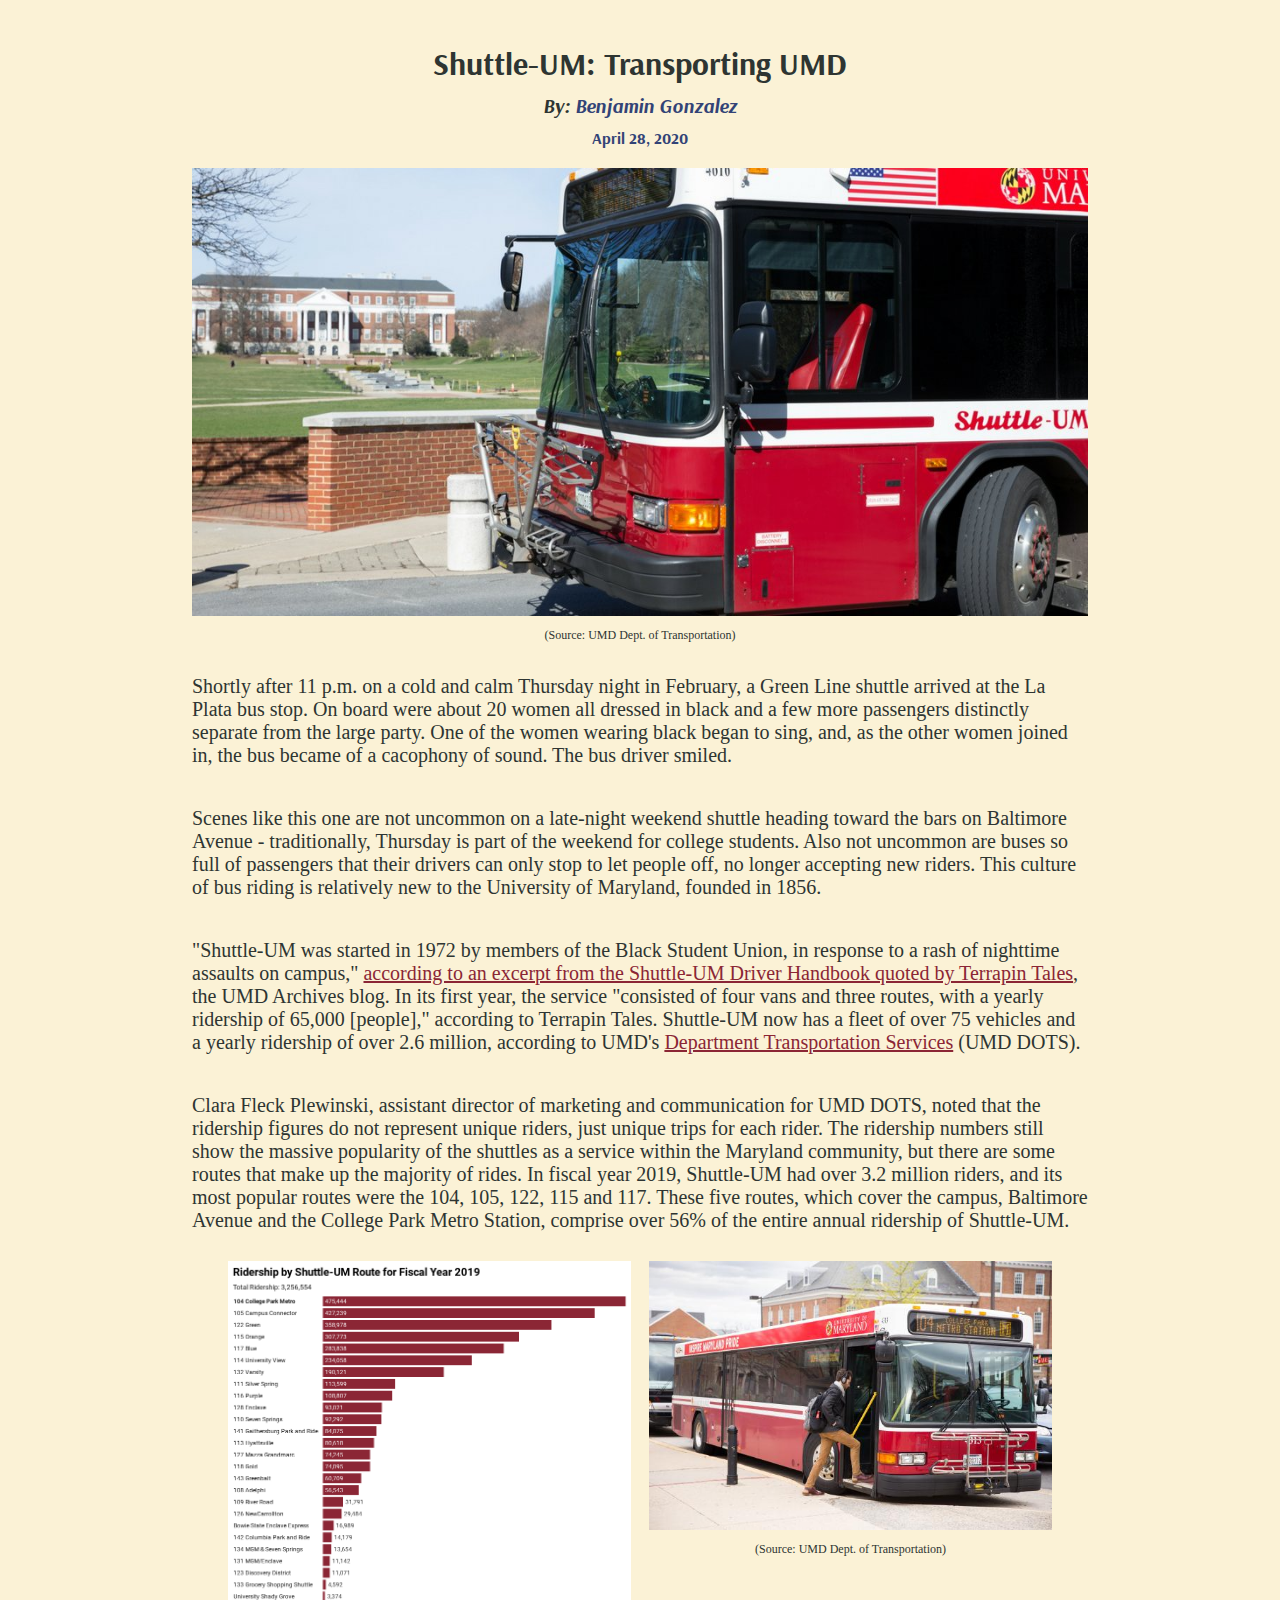
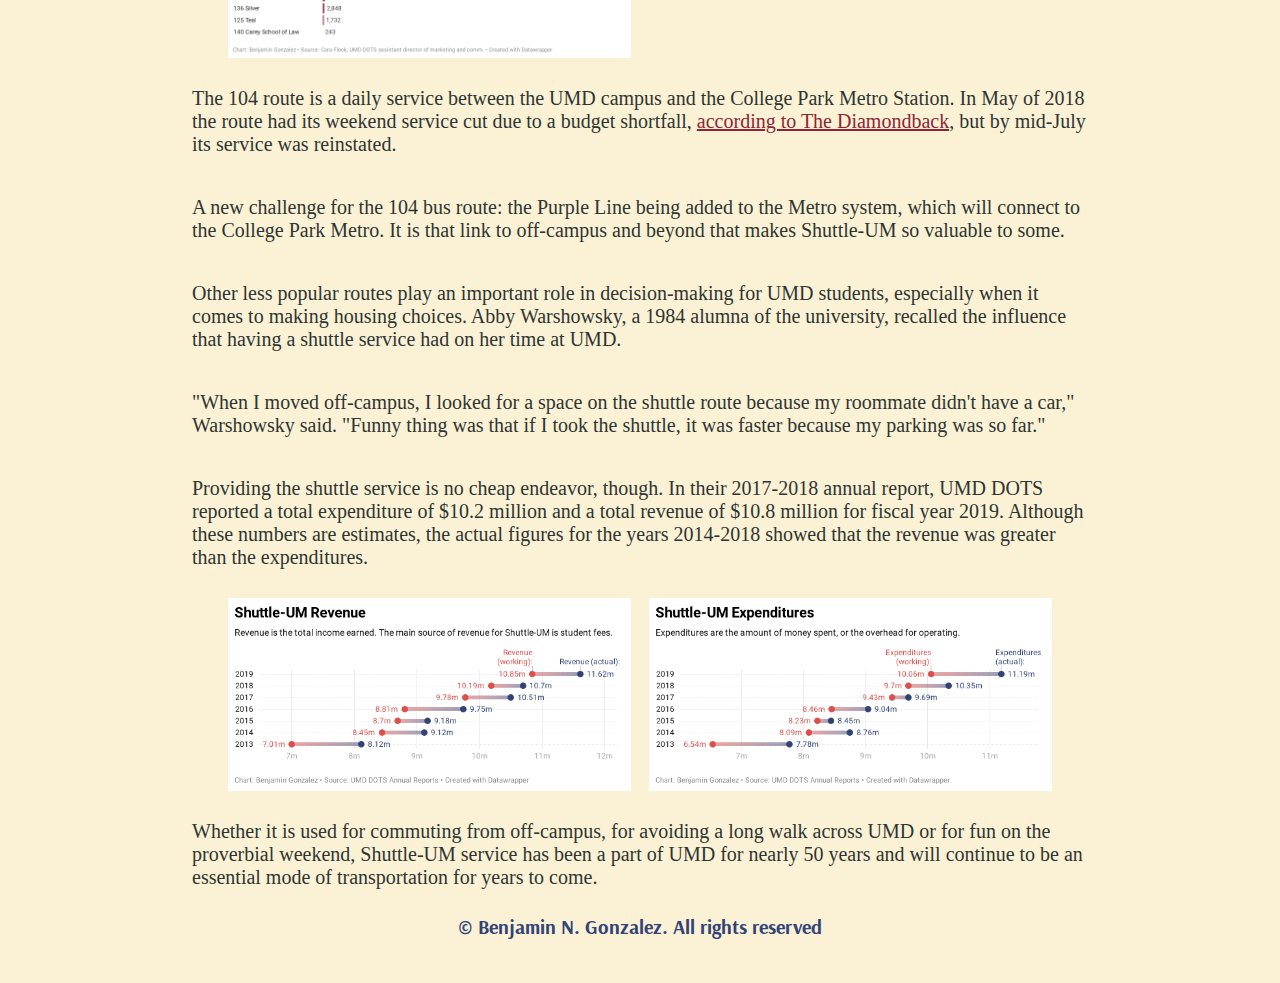
<file: final-project/index.html>
<!DOCTYPE html>

<html lang="en">

    <head>
        <title>Shuttle-UM</title>
        <link href="styles.css" type="text/css" rel="stylesheet"  />
        <link href="https://fonts.googleapis.com/css?family=Arsenal:400,400i,700|Old+Standard+TT:400,400i,700&display=swap" rel="stylesheet" />
    </head>

    <body>

        <h1> Shuttle-UM: Transporting UMD </h1>
        <h3>By: <a class="linkhome" href="https://benyamin155.github.io">Benjamin Gonzalez</a></h3>
        <h5> April 28, 2020 </h5>

        <div class="image-caption">
            <img id="main-photo" alt="shuttle in front of McKeldin" src="mckeldin-shuttle.jpg" />

            <p>(Source: UMD Dept. of Transportation)</p>
        </div>

        <p>Shortly after 11 p.m. on a cold and calm Thursday night in February, a Green Line shuttle arrived at the La Plata bus stop. On board were about 20 women all dressed in black and a few more passengers distinctly separate from the large party. One of the women wearing black began to sing, and, as the other women joined in, the bus became of a cacophony of sound. The bus driver smiled.</p>

        <p>Scenes like this one are not uncommon on a late-night weekend shuttle heading toward the bars on Baltimore Avenue - traditionally, Thursday is part of the weekend for college students. Also not uncommon are buses so full of passengers that their drivers can only stop to let people off, no longer accepting new riders. This culture of bus riding is relatively new to the University of Maryland, founded in 1856.</p>

        <p>"Shuttle-UM was started in 1972 by members of the Black Student Union, in response to a rash of nighttime assaults on campus," <a href="https://umdarchives.wordpress.com/2012/11/24/shuttle-um-and-the-black-student-union">according to an excerpt from the Shuttle-UM Driver Handbook quoted by Terrapin Tales</a>, the UMD Archives blog. In its first year, the service "consisted of four vans and three routes, with a yearly ridership of 65,000 [people]," according to Terrapin Tales. Shuttle-UM now has a fleet of over 75 vehicles and a yearly ridership of over 2.6 million, according to UMD's <a href="https://transportation.umd.edu/shuttle-um">Department Transportation Services</a> (UMD DOTS).</p>

        <p>Clara Fleck Plewinski, assistant director of marketing and communication for UMD DOTS, noted that the ridership figures do not represent unique riders, just unique trips for each rider. The ridership numbers still show the massive popularity of the shuttles as a service within the Maryland community, but there are some routes that make up the majority of rides.
        In fiscal year 2019, Shuttle-UM had over 3.2 million riders, and its most popular routes were the 104, 105, 122, 115 and 117. These five routes, which cover the campus, Baltimore Avenue and the College Park Metro Station, comprise over 56% of the entire annual ridership of Shuttle-UM.</p>

        <div class="routes">

            <img id="ridership" alt="ridership" src="ridership-updated.png" />

            <div class="image-caption">
                <img alt="104 route shuttle-um bus" src="shuttle.jpg" />
                <p>(Source: UMD Dept. of Transportation)</p>
            </div>

        </div>

        <p>The 104 route is a daily service between the UMD campus and the College Park Metro Station. In May of 2018 the route had its weekend service cut due to a budget shortfall, <a href="https://www.dbknews.com/2018/07/17/umd-dots-shuttle-bus-route-college-park-metro-cuts-funding-athletic-department/">according to The Diamondback</a>, but by mid-July its service was reinstated.</p>

        <p>A new challenge for the 104 bus route: the Purple Line being added to the Metro system, which will connect to the College Park Metro. It is that link to off-campus and beyond that makes Shuttle-UM so valuable to some.</p>

        <p>Other less popular routes play an important role in decision-making for UMD students, especially when it comes to making housing choices. Abby Warshowsky, a 1984 alumna of the university, recalled the influence that having a shuttle service had on her time at UMD.</p>

         <p>"When I moved off-campus, I looked for a space on the shuttle route because my roommate didn't have a car," Warshowsky said. "Funny thing was that if I took the shuttle, it was faster because my parking was so far."</p>

        <p>Providing the shuttle service is no cheap endeavor, though. In their 2017-2018 annual report, UMD DOTS reported a total expenditure of $10.2 million and a total revenue of $10.8 million for fiscal year 2019. Although these numbers are estimates, the actual figures for the years 2014-2018 showed that the revenue was greater than the expenditures.</p>

        <div class="financials">

            <img alt="revenue" src="revenue-updated.png" />

            <img alt="expenditures" src="expenditures-updated.png" />

        </div>

        <p>Whether it is used for commuting from off-campus, for avoiding a long walk across UMD or for fun on the proverbial weekend, Shuttle-UM service has been a part of UMD for nearly 50 years and will continue to be an essential mode of transportation for years to come.</p>

        <h3 id="footer"><a class="linkhome" href="https://benyamin155.github.io"> © Benjamin N. Gonzalez. All rights reserved </a></h3>

    </body>
</html>
</file>
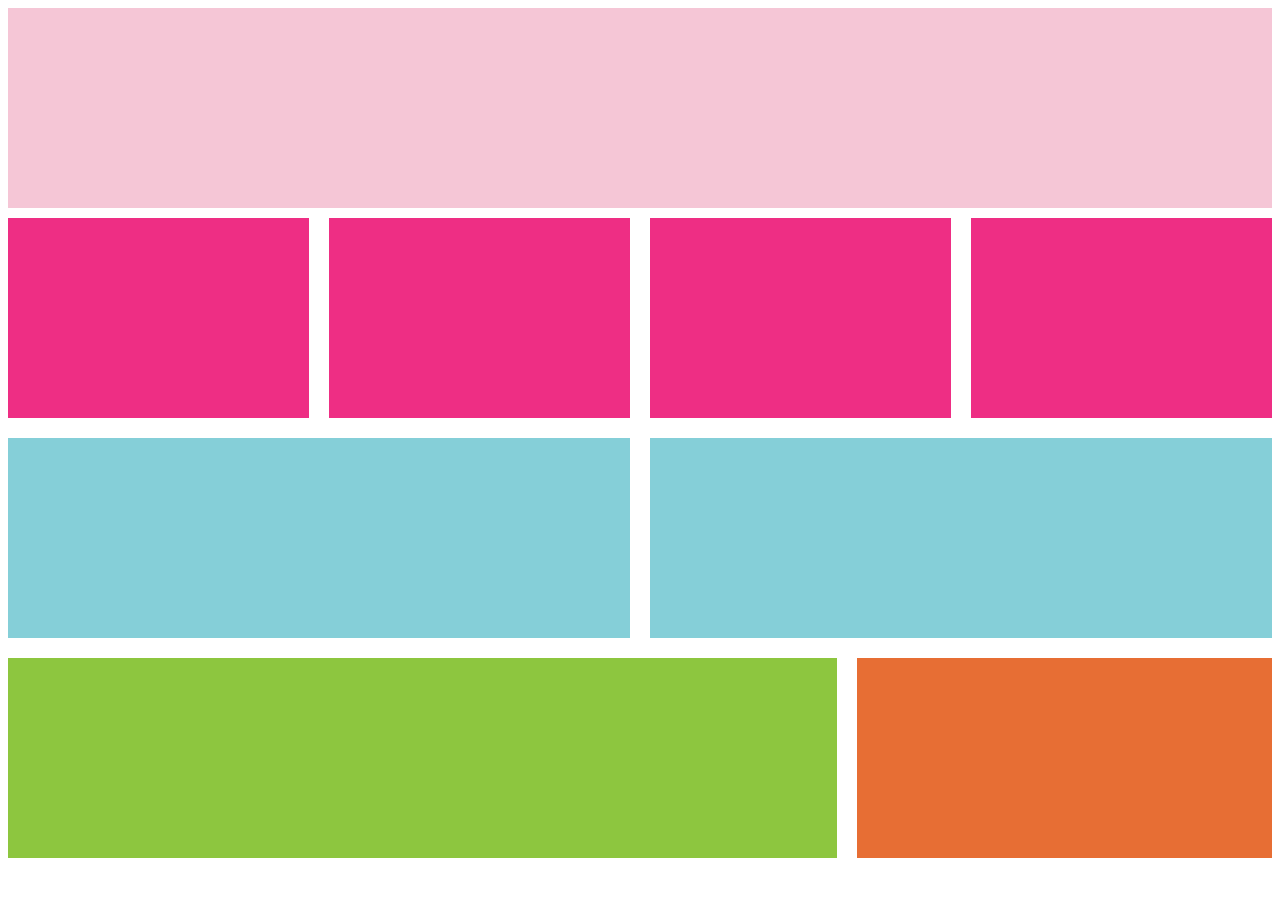
<file: flexbox-practice/index.html>
<!DOCTYPE html>
<html>
    <head>
        <title>Group Assignment</title>
        <link href="styles.css" type="text/css" rel="stylesheet" />
    </head>

    <body>
        <div id="pink">
        </div>
        <div class="container dark-pink">
            <div id="pink-one">
            </div>
            <div id="pink-two">
            </div>
            <div id="pink-three">
            </div>
            <div id="pink-four">
            </div>
        </div>
        <div class="container blue">
            <div id="blue-one">
            </div>
            <div id="blue-two">
            </div>
        </div>
        <div class="container">
            <div class="green">
            </div>
            <div class="orange">
            </div>
        </div>
    </body>
</html>
</file>
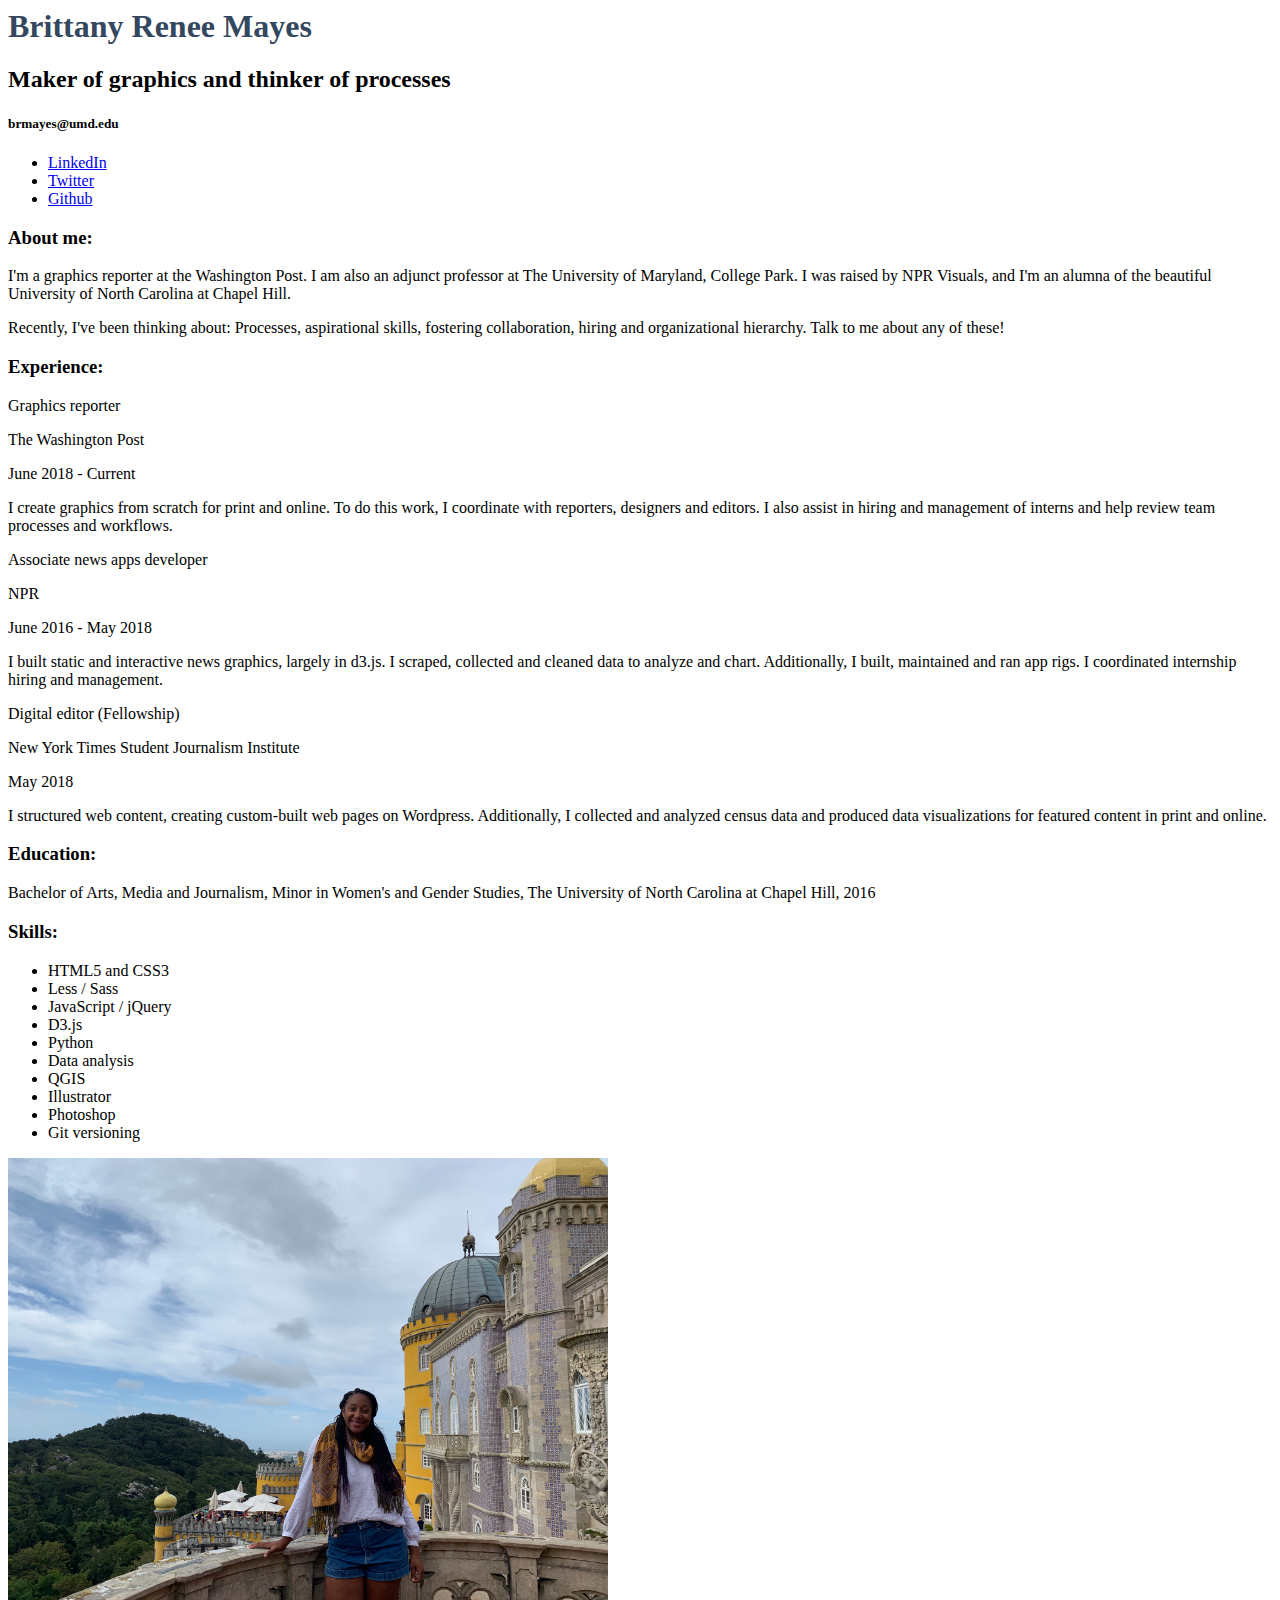
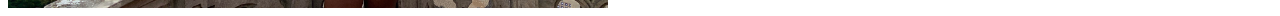
<file: portfolio/checkpoint0/index.html>
<!DOCTYPE>
<html lang="en">
    <head>
        <title>Brittany's Portfolio</title>

        <link href="styles.css" type="text/css" rel="stylesheet" />

    </head>
    <body>
        <div id="intro">
            <h1>Brittany Renee Mayes</h1>
            <h2>Maker of graphics and thinker of processes</h2>
            <h5>brmayes@umd.edu</h1>

            <ul>
                <li><a href="https://www.linkedin.com/in/brittanymayes/">LinkedIn</a></li>
                <li><a href="https://twitter.com/BritRenee_/">Twitter</a></li>
                <li><a href="https://github.com/brmayes/">Github</a></li>
            </ul>
        </div>

        <div id="about">
            <h3>About me:</h3>
            <p>I'm a graphics reporter at the Washington Post. I am also an adjunct professor at The University of Maryland, College Park. I was raised by NPR Visuals, and I'm an alumna of the beautiful University of North Carolina at Chapel Hill.</p>

            <p>Recently, I've been thinking about: Processes, aspirational skills, fostering collaboration, hiring and organizational hierarchy. Talk to me about any of these!</p>
        </div>

        <div id="experience">
            <h3>Experience:</h3>
            <p class="job">Graphics reporter</p>
            <p class="company">The Washington Post</p>
            <p class="date">June 2018 - Current</p>
            I create graphics from scratch for print and online. To do this work, I coordinate with reporters, designers and editors. I also assist in hiring and management of interns and help review team processes and workflows.

            <p class="job">Associate news apps developer</p>
            <p class="company">NPR</p>
            <p class="date">June 2016 - May 2018</p>
            <p class="job-description">I built static and interactive news graphics, largely in d3.js. I scraped, collected and cleaned data to analyze and chart. Additionally, I built, maintained and ran app rigs. I coordinated internship hiring and management.</p>

            <p class="job">Digital editor (Fellowship)</p>
            <p class="company">New York Times Student Journalism Institute</p>
            <p class="date">May 2018</p>
            <p class="job-description">I structured web content, creating custom-built web pages on Wordpress. Additionally, I collected and analyzed census data and produced data visualizations for featured content in print and online.</p>
        </div>

        <div id="education">
            <h3>Education:</h3>
            <p>Bachelor of Arts, Media and Journalism, Minor in Women's and Gender Studies, The University of North Carolina at Chapel Hill, 2016</p>
        </div>

        <div id="skills">
            <h3>Skills:</h3>
            <ul>
                <li>HTML5 and CSS3</li>
                <li>Less / Sass</li>
                <li>JavaScript / jQuery</li>
                <li>D3.js</li>
                <li>Python</li>
                <li>Data analysis</li>
                <li>QGIS</li>
                <li>Illustrator</li>
                <li>Photoshop</li>
                <li>Git versioning</li>
            </ul>
        </div>

    <img alt="brittany mayes" src="brittany-castle.jpg" />

    </body>
</html>
</file>
<file: final-project/styles.css>
/* #old-standard {
    font-family: 'Old Standard TT', serif;
}

#arsenal {
    font-family: 'Arsenal', sans-serif;
} */

body {
    background-color: #fbf2d6;
    display: flex;
    flex-direction: column;
    justify-content: center;
    align-items: center;
    margin: 3% 15%;
}

h1, h3, p {
    color: #2e3532;
}

h1, h3, h5 {
    font-family: 'Arsenal', sans-serif;
    margin: 5px;
}

h1 {
    font-size: 32px;
}

h3 {
    font-style: italic;
    font-size: 20px;
}

h3 a {
    text-decoration: none;
}

h5 {
    color: #324376;
    font-size: 16px;
    margin-bottom: 20px;
}

p {
    font-family: 'Old Standard TT', serif;
    font-size: 20px;
}

a {
    color: #8B2635;
}

a.linkhome {
    color: #324376;
}

#main-photo {
    max-width: 100%;
}

#footer {
    color: #324376;
    font-style: normal;
}

.image-caption {
    display: flex;
    flex-direction: column;
    justify-content: center;
    align-items: center;
}

.image-caption p {
    font-size: 12px;
}

.routes {
    display: flex;
    justify-content: center;
    align-items: flex-start;
}

.routes #ridership, .routes .image-caption {
    max-width: 45%;
    margin: 1%;
}

.routes .image-caption img {
    width: 100%;
}

.financials {
    display: flex;
    justify-content: center;
    align-items: center;
}

.financials img {
    max-width: 45%;
    margin: 1%;
}

@media only screen and (max-width: 800px) {
    .routes {
        display: flex;
        flex-direction: column;
        justify-content: center;
        align-items: center;
    }

    .routes #ridership, .routes .image-caption {
        width: 800px;
        margin: 1%;
    }

    .financials {
        display: flex;
        flex-direction: column;
        justify-content: center;
        align-items: center;
        width: 100%;
    }

    .financials img {
        width: 100%;
        margin: 1%;
    }
}
</file>
<file: flexbox-practice/styles.css>
.container {
    display: flex;
    flex-flow: row nowrap;
    flex-basis: auto;
    text-align: center;
}

#pink {
    min-height: 200px;
    background-color: #f5c6d6;
}

.dark-pink div {
    min-height: 200px;
    background-color: #ee2e84;
    margin: 10px 10px;
    flex-grow: 1;
}

.dark-pink div:first-child {
    margin-left: 0;
}

.dark-pink div:last-child {
    margin-right: 0;
}

.blue div {
    background-color: #85cfd8;
    min-height: 200px;
    flex-grow: 1;
    margin: 10px;
}

.blue div:first-child {
    margin-left: 0;
}

.blue div:last-child {
    margin-right: 0;
}

.green {
    margin-top: 10px;
    margin-right: 10px;
    min-height: 200px;
    background-color: #8dc63f;
    flex-grow: 2;
}

.orange {
    margin-top: 10px;
    margin-left: 10px;
    min-height: 200px;
    background-color: #e76e34;
    flex-grow: 1;
}
</file>
<file: portfolio/checkpoint0/styles.css>
h1 {
    color: #33485e;
}

img {
    max-width: 600px;
    width: 100%;
}
</file>
